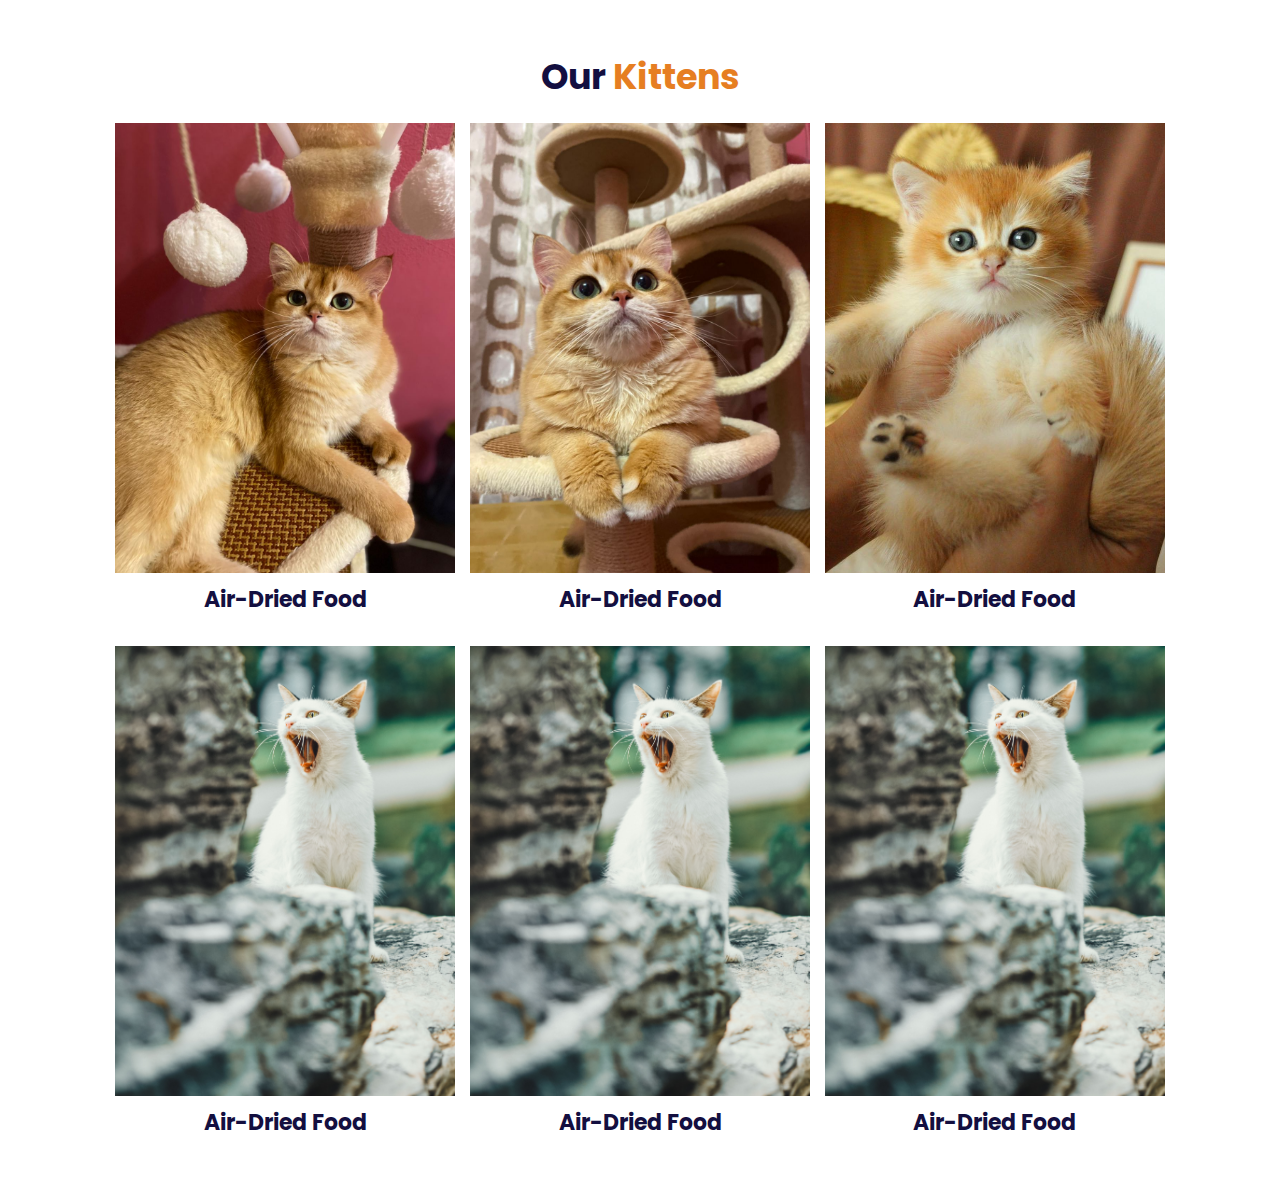
<file: kitten.html>
<!DOCTYPE html>
<html lang="en">
<head>
    <meta charset="UTF-8">
    <meta http-equiv="X-UA-Compatible" content="IE=Edge,chrome=1">
    <meta name="viewport" content="width=device-width, initial-scale=1.0">
    <title>Kittens</title>

    <!-- font awesome cdn link  -->
    <link rel="stylesheet" href="https://cdnjs.cloudflare.com/ajax/libs/font-awesome/5.15.4/css/all.min.css">

    <!-- custom css file link  -->
    <link rel="stylesheet" href="css/style.css">

</head>
<body>
<!-- header section starts  -->

<header class="header">

    <a href="index.html" class="logo"> <i class="fas fa-paw"></i> Glorious Cattery </a>

    <nav class="navbar">
        <a href="#home">home</a>
        <a href="kitten.html">kittens</a>
        <a href="#services">services</a>
        <a href="#shop">gallery</a>
        <a href="#about">about</a>
        <a href="#contact">contact</a>
    </nav>

    <div class="icons">
        <div class="fas fa-bars" id="menu-btn"></div>
    </div>

</header>

<!-- header section ends -->
<section class="shop" id="shop">

    <h1 class="heading"> our <span> kittens </span> </h1>

    <div class="box-container">

        <div class="box">
            <div class="image">
                <img src="image/Cat_Photo/Lovely/Lovely-1.jpeg" alt="">
            </div>
            <div class="content">
                <h3>air-dried food</h3>
                <!-- <div class="amount"> $15.00 - $30.00 </div> -->
            </div>
        </div>

        <div class="box">
            <div class="image">
                <img src="image/Cat_Photo/Lovely/Lovely-3.jpeg" alt="">
            </div>
            <div class="content">
                <h3>air-dried food</h3>
                <!-- <div class="amount"> $15.00 - $30.00 </div> -->
            </div>
        </div>

        <div class="box">
            <div class="image">
                <img src="image/Cat_Photo/Lonely/Lonely-1.jpeg" alt="">
            </div>
            <div class="content">
                <h3>air-dried food</h3>
                <!-- <div class="amount"> $15.00 - $30.00 </div> -->
            </div>
        </div>

        <div class="box">
    
            <div class="image">
                <img src="image/cat-bg4.jpg" alt="">
            </div>
            <div class="content">
                <h3>air-dried food</h3>
                <!-- <div class="amount"> $15.00 - $30.00 </div> -->
            </div>
        </div>

        <div class="box">
          
            <div class="image">
                <img src="image/cat-bg4.jpg" alt="">
            </div>
            <div class="content">
                <h3>air-dried food</h3>
                <!-- <div class="amount"> $15.00 - $30.00 </div> -->
            </div>
        </div>

        <div class="box">
            
            <div class="image">
                <img src="image/cat-bg4.jpg" alt="">
            </div>
            <div class="content">
                <h3>air-dried food</h3>
                <!-- <div class="amount"> $15.00 - $30.00 </div> -->
            </div>
        </div>

    </div>

</section>



<!-- custom js file link  -->
<script src="js/script.js"></script>

</body>
</html>
</file>
<file: css/style.css>
@import url("https://fonts.googleapis.com/css2?family=Poppins:wght@100;300;400;500;600&display=swap");
* {
  font-family: 'Poppins', sans-serif;
  margin: 0;
  padding: 0;
  -webkit-box-sizing: border-box;
          box-sizing: border-box;
  outline: none;
  border: none;
  text-decoration: none;
  text-transform: capitalize;
  -webkit-transition: .2s linear;
  transition: .2s linear;
}

html {
  font-size: 62.5%;
  max-width: 100%;
  overflow-x: hidden;
  scroll-behavior: smooth;
  scroll-padding-top: 4rem;
}

body{
  max-width: 100%;
  overflow-x: hidden;
}

html::-webkit-scrollbar {
  width: 1rem;
}

html::-webkit-scrollbar-track {
  background: transparent;
}

html::-webkit-scrollbar-thumb {
  background: #e67e22;
  border-radius: 5rem;
}

section {
  padding: 5rem 9%;
}

.heading {
  padding-bottom: 2rem;
  text-align: center;
  font-size: 3.5rem;
  color: #130f40;
}

.heading span {
  color: #e67e22;
}

.btn {
  display: inline-block;
  margin-top: 1rem;
  padding: .8rem 2.8rem;
  border-radius: 5rem;
  border-top-left-radius: 0;
  border: 0.2rem solid #130f40;
  cursor: pointer;
  background: none;
  color: #130f40;
  font-size: 1.7rem;
  overflow: hidden;
  z-index: 0;
  position: relative;
}

.btn::before {
  content: '';
  position: absolute;
  top: 0;
  left: 0;
  height: 100%;
  width: 100%;
  background: #130f40;
  z-index: -1;
  -webkit-transition: .2s linear;
  transition: .2s linear;
  -webkit-clip-path: circle(0% at 0% 5%);
          clip-path: circle(0% at 0% 5%);
}

.btn:hover::before {
  -webkit-clip-path: circle(100%);
          clip-path: circle(100%);
}

.btn:hover {
  color: #fff;
}

@-webkit-keyframes fadeIn {
  0% {
    -webkit-transform: translateY(3rem);
            transform: translateY(3rem);
    opacity: 0;
  }
}

@keyframes fadeIn {
  0% {
    -webkit-transform: translateY(3rem);
            transform: translateY(3rem);
    opacity: 0;
  }
}

.header {
  background: #fff;
  display: -webkit-box;
  display: -ms-flexbox;
  display: flex;
  -webkit-box-align: center;
      -ms-flex-align: center;
          align-items: center;
  -webkit-box-pack: justify;
      -ms-flex-pack: justify;
          justify-content: space-between;
  padding: 2rem 9%;
  -webkit-box-shadow: 0 0.5rem 1.5rem rgba(0, 0, 0, 0.1);
          box-shadow: 0 0.5rem 1.5rem rgba(0, 0, 0, 0.1);
  position: fixed;
  top: 0;
  left: 0;
  right: 0;
  z-index: 1000;
  -webkit-transform: translateY(-10rem);
          transform: translateY(-10rem);
}

.header.active {
  -webkit-transform: translateY(0rem);
          transform: translateY(0rem);
}

.header .logo {
  font-size: 2.5rem;
  color: #e4ac4c;
  font-weight: bolder;
  text-transform: uppercase;
}

.header .logo i {
  color: #e67e22;
}

.header .navbar a {
  margin: 0 1rem;
  font-size: 1.7rem;
  color: #666;
  text-transform: uppercase;
}

.header .navbar a:hover {
  color: #e67e22;
}

.header .icons a,
.header .icons div {
  font-size: 2.5rem;
  margin-left: 1.5rem;
  color: #130f40;
  cursor: pointer;
}

.header .icons a:hover,
.header .icons div:hover {
  color: #e67e22;
}


#menu-btn {
  display: none;
}

.home {
  min-height: 80vh;
  display: -webkit-box;
  display: -ms-flexbox;
  display: flex;
  -webkit-box-align: center;
      -ms-flex-align: center;
          align-items: center;
  /* -webkit-box-pack: end;
      -ms-flex-pack: end;
          justify-content: flex-end; */
  background: url(../image/Cat_Photo/Lovely/Lovely-1.jpg) no-repeat;
  background-position: center;
  background-size: cover;
  position: relative;
}

.home .content {
  width: 50rem;
}

.home .content h3 {
  font-size: 6rem;
  color: #fff;
  padding-bottom: 1rem;
}

.home .content h3 span {
  color: #dba80d;

  -webkit-animation: changeColor 120s ease-in infinite;
  animation: changeColor 3s linear infinite;
}

.home .content .btn {
  color: #fff;
  border-color: #fff;
}

.home .content .btn:hover {
  color: #130f40;
}

.home .content .btn::before {
  background: #fff;
}

.home .wave {
  position: absolute;
  bottom: 0;
  left: 0;
  width: 100%;
  height: 12rem;
}

em {
  font-family: -webkit-pictograph;
  font-weight: lighter;
  
}

@-webkit-keyframes changeColor {
  0% {
    color: #dba80d;
  }
  25% {
    color: #e4b424;
  }
  50% {
    color: #ebcd73;
  }
  75% {
    color: #e4b424;
  }
  100% {
    color: #dba80d;
  }
}

.about {
  display: -webkit-box;
  display: -ms-flexbox;
  display: flex;
  -webkit-box-align: center;
      -ms-flex-align: center;
          align-items: center;
  -ms-flex-wrap: wrap;
      flex-wrap: wrap;
  gap: 2rem;
}

.about .image {
  -webkit-box-flex: 1;
      -ms-flex: 1 1 40rem;
          flex: 1 1 40rem;
}

.about .image img {
  width: 100%;
}



.about .content {
  -webkit-box-flex: 1;
      -ms-flex: 1 1 40rem;
          flex: 1 1 40rem;
}

.about .content h3 {
  color: #130f40;
  font-size: 4rem;
}

.about .content h3 span {
  color: #e67e22;
}

.about .content p {
  font-size: 1.6rem;
  color: #666;
  padding: 1rem 0;
  line-height: 2;
}

.dog-food,
.cat-food {
  display: -webkit-box;
  display: -ms-flexbox;
  display: flex;
  -webkit-box-align: center;
      -ms-flex-align: center;
          align-items: center;
  -ms-flex-wrap: wrap;
      flex-wrap: wrap;
  padding: 2rem 0;
}

.dog-food .image,
.cat-food .image {
  -webkit-box-flex: 1;
      -ms-flex: 1 1 40rem;
          flex: 1 1 40rem;
}

.dog-food .image img,
.cat-food .image img {
  width: 100%;
}

.dog-food .content,
.cat-food .content {
  -webkit-box-flex: 1;
      -ms-flex: 1 1 40rem;
          flex: 1 1 40rem;
  text-align: center;
  padding: 2rem;
}

.dog-food .content h3,
.cat-food .content h3 {
  font-size: 3.5rem;
  color: #130f40;
}

.dog-food .content h3 span,
.cat-food .content h3 span {
  color: #e67e22;
}

.dog-food .content p,
.cat-food .content p {
  padding: 1rem 0;
  line-height: 2;
  color: #666;
  font-size: 1.6rem;
}

.dog-food .content .amount,
.cat-food .content .amount {
  font-size: 3.5rem;
  color: #130f40;
  padding: .5rem 0;
}

.dog-food .content a img,
.cat-food .content a img {
  height: 15rem;
  margin-top: 1rem;
}

.dog-food .content a:hover img,
.cat-food .content a:hover img {
  -webkit-transform: rotate(15deg);
          transform: rotate(15deg);
}

.cat-food {
  -ms-flex-wrap: wrap-reverse;
      flex-wrap: wrap-reverse;
}

.shop .box-container {
  display: -ms-grid;
  display: grid;
  -ms-grid-columns: (minmax(30rem, 1fr))[auto-fit];
      grid-template-columns: repeat(auto-fit, minmax(30rem, 1fr));
  gap: 1.5rem;
}

.shop .box-container .box {
  position: relative;
  overflow: hidden;
}

.shop .box-container .box:hover .image img {
  -webkit-transform: scale(1.1);
          transform: scale(1.1);
}

.shop .box-container .box:hover .icons {
  -webkit-transform: translateX(0rem);
          transform: translateX(0rem);
}

.shop .box-container .box .image {
  height: 45rem;
  width: 100%;
  overflow: hidden;
}

.shop .box-container .box .image img {
  height: 100%;
  width: 100%;
  -o-object-fit: cover;
     object-fit: cover;
}

.shop .box-container .box .icons {
  position: absolute;
  top: 1rem;
  right: 2rem;
  z-index: 10;
  -webkit-transform: translateX(10rem);
          transform: translateX(10rem);
}

.shop .box-container .box .icons a {
  display: block;
  width: 5rem;
  height: 5rem;
  line-height: 5rem;
  font-size: 2.2rem;
  margin-top: 1rem;
  background: #fff;
  color: #130f40;
  text-align: center;
}

.shop .box-container .box .icons a:hover {
  color: #fff;
  background: #e67e22;
}

.shop .box-container .box .content {
  padding: 1rem 0;
  text-align: center;
}

.shop .box-container .box .content h3 {
  font-size: 2.2rem;
  color: #130f40;
  padding-bottom: .5rem;
}

.shop .box-container .box .content .amount {
  font-size: 2rem;
  color: #e67e22;
}

.services .box-container {
  display: -ms-grid;
  display: grid;
  -ms-grid-columns: (minmax(30rem, 1fr))[auto-fit];
      grid-template-columns: repeat(auto-fit, minmax(30rem, 1fr));
  gap: 1.5rem;
}

.services .box-container .box {
  background: #eee;
  padding: 3rem;
  text-align: center;
  border-radius: 33% 67% 70% 30% / 30% 30% 70% 70%;
}

.services .box-container .box:nth-child(even) {
  border-radius: 79% 21% 81% 19% / 58% 93% 7% 42%;
}

.services .box-container .box:hover {
  border-radius: .5rem;
}

.services .box-container .box i {
  height: 6.5rem;
  width: 6.5rem;
  line-height: 6.5rem;
  font-size: 3rem;
  color: #fff;
  background: #e67e22;
  border-radius: 50%;
  margin-bottom: .5rem;
}

.services .box-container .box h3 {
  font-size: 2.2rem;
  color: #130f40;
  padding: 1rem 0;
}

.plan .box-container {
  display: -ms-grid;
  display: grid;
  -ms-grid-columns: (minmax(30rem, 1fr))[auto-fit];
      grid-template-columns: repeat(auto-fit, minmax(30rem, 1fr));
  gap: 1.5rem;
}

.plan .box-container .box {
  position: relative;
  padding: 2rem;
  border-radius: .5rem;
  position: relative;
  margin-bottom: 2rem;
  background: #eee;
}

.plan .box-container .box .btn {
  position: absolute;
  bottom: -2rem;
  right: 2rem;
  background: #fff;
}

.plan .box-container .box .title {
  text-align: center;
  color: #e67e22;
  font-size: 2rem;
}

.plan .box-container .box .day {
  text-align: center;
  color: #130f40;
  font-size: 3.5rem;
}

.plan .box-container .box .icon {
  color: #e67e22;
  font-size: 5rem;
  padding: 2rem 0;
}

.plan .box-container .box .list {
  margin: 1rem 0;
}

.plan .box-container .box .list p {
  display: -webkit-box;
  display: -ms-flexbox;
  display: flex;
  -webkit-box-align: center;
      -ms-flex-align: center;
          align-items: center;
  -webkit-box-pack: justify;
      -ms-flex-pack: justify;
          justify-content: space-between;
  font-size: 1.4rem;
  color: #666;
  padding: 1rem 0;
}

.plan .box-container .box .list p span {
  color: #e67e22;
}

.plan .box-container .box .amount {
  font-size: 5rem;
  font-weight: bolder;
  color: #130f40;
}

.plan .box-container .box .amount span {
  font-size: 3rem;
}

.contact {
  padding: 2rem 0;
  display: -webkit-box;
  display: -ms-flexbox;
  display: flex;
  -webkit-box-align: center;
      -ms-flex-align: center;
          align-items: center;
  -ms-flex-wrap: wrap;
      flex-wrap: wrap;
  gap: 3rem;
}

.contact .image {
  -webkit-box-flex: 1;
      -ms-flex: 1 1 40rem;
          flex: 1 1 40rem;
}

.contact .image img {
  width: 100%;
  margin-left: 20px;
}

.contact .container {
  -webkit-box-flex: 1;
      -ms-flex: 1 1 40rem;
          flex: 1 1 40rem;
  padding: 2rem 7%;
}

.contact .container .btn {
  width: 100%;
  text-align: center;
}

.contact .container .btn:hover {
  background: #4267B2;
}

.contact .container h3 {
  font-size: 3rem;
  padding-bottom: 1rem;
  color: #130f40;
}

.contact .container h4 {
  font-size: 2rem;
  padding-bottom: 1rem;
  color: #130f40;
}

.contact .container .box, .contact .container textarea {
  width: 100%;
  font-size: 1.6rem;
  text-transform: none;
  color: #130f40;
  padding: 1.5rem 0;
  margin: 1rem 0;
}

.footer {
  position: relative;
  background-color: #c7980b;
  background-position: center;
  background-size: center;
  padding-top: 10rem;
  padding-bottom: 2rem;
}

.footer img {
  position: absolute;
  top: 0;
  left: 0;
  height: 10rem;
  width: 100%;
}

.footer .share {
  display: -webkit-box;
  display: -ms-flexbox;
  display: flex;
  -webkit-box-pack: center;
      -ms-flex-pack: center;
          justify-content: center;
  -ms-flex-wrap: wrap;
      flex-wrap: wrap;
  gap: 1.5rem;
}

.footer .share a {
  color: #fff;
  border-color: #fff;
}

.footer .share a:hover {
  color: #130f40;
}

.footer .share a::before {
  background: #fff;
}

.footer .share a i {
  padding-right: .5rem;
}

.footer .credit {
  text-align: center;
  color: #fff;
  font-size: 1rem;
  padding: 1rem 1rem;
  margin-top: 1.5rem;
}

.footer .credit span {
  color: #fff;
}

@media (max-width: 991px) {
  html {
    font-size: 55%;
  }
  /* .header {
    padding: 2rem;
  } */
  section {
    padding: 5rem 2rem;
  }
  .home {
    -webkit-box-pack: center;
        -ms-flex-pack: center;
            justify-content: center;
    background-position: center;
  }
  .home .content {
    text-align: center;
    padding-bottom: 5rem;
  }
  .home .content h3 {
    font-size: 4.5rem;
  }
}

@media (max-width: 768px) {
  #menu-btn {
    display: inline-block;
  }
  .header .navbar {
    position: absolute;
    top: 99%;
    left: 0;
    right: 0;
    background: #fff;
    -webkit-clip-path: polygon(0 0, 100% 0, 100% 0, 0 0);
            clip-path: polygon(0 0, 100% 0, 100% 0, 0 0);
  }
  .header .navbar.active {
    -webkit-clip-path: polygon(0 0, 100% 0, 100% 100%, 0 100%);
            clip-path: polygon(0 0, 100% 0, 100% 100%, 0 100%);
  }
  .header .navbar a {
    display: block;
    margin: 2rem;
    font-size: 2rem;
  }
}

@media (max-width: 450px) {
  html {
    font-size: 50%;
  }
  .header .login-form {
    width: 90%;
  }
}
/*# sourceMappingURL=style.css.map */
</file>
